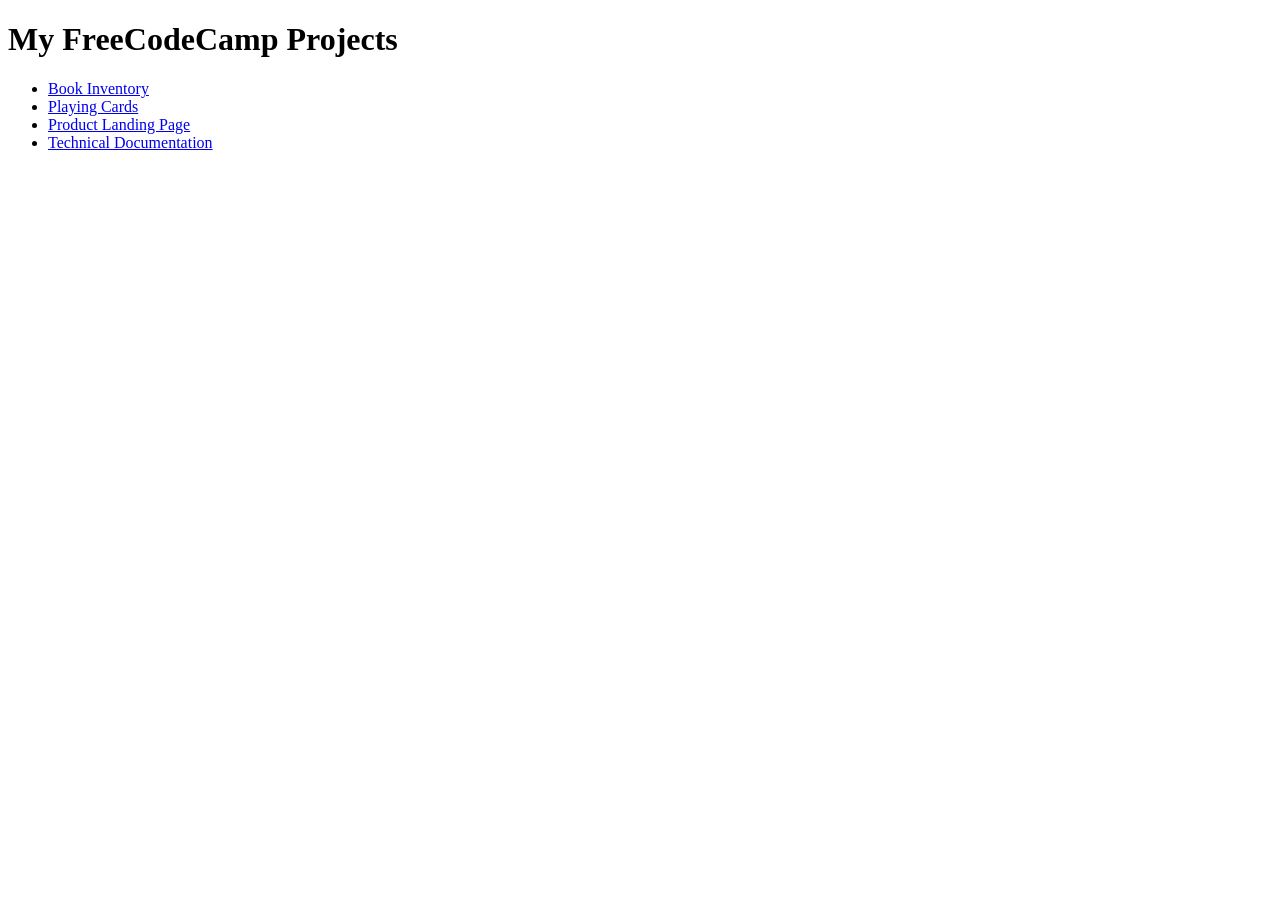
<file: index.html>
<!DOCTYPE html>
<html>
<head>
  <title>My FCC Portfolio</title>
</head>
<body>

  <h1>My FreeCodeCamp Projects</h1>

  <ul>
    <li><a href="./BookInventory/index.html">Book Inventory</a></li>
    <li><a href="./PlayingCards/index.html">Playing Cards</a></li>
    <li><a href="./Product Landing Page/index.html">Product Landing Page</a></li>
    <li><a href="./Technical Documentation/index.html">Technical Documentation</a></li>
  </ul>

</body>
</html>
</file>
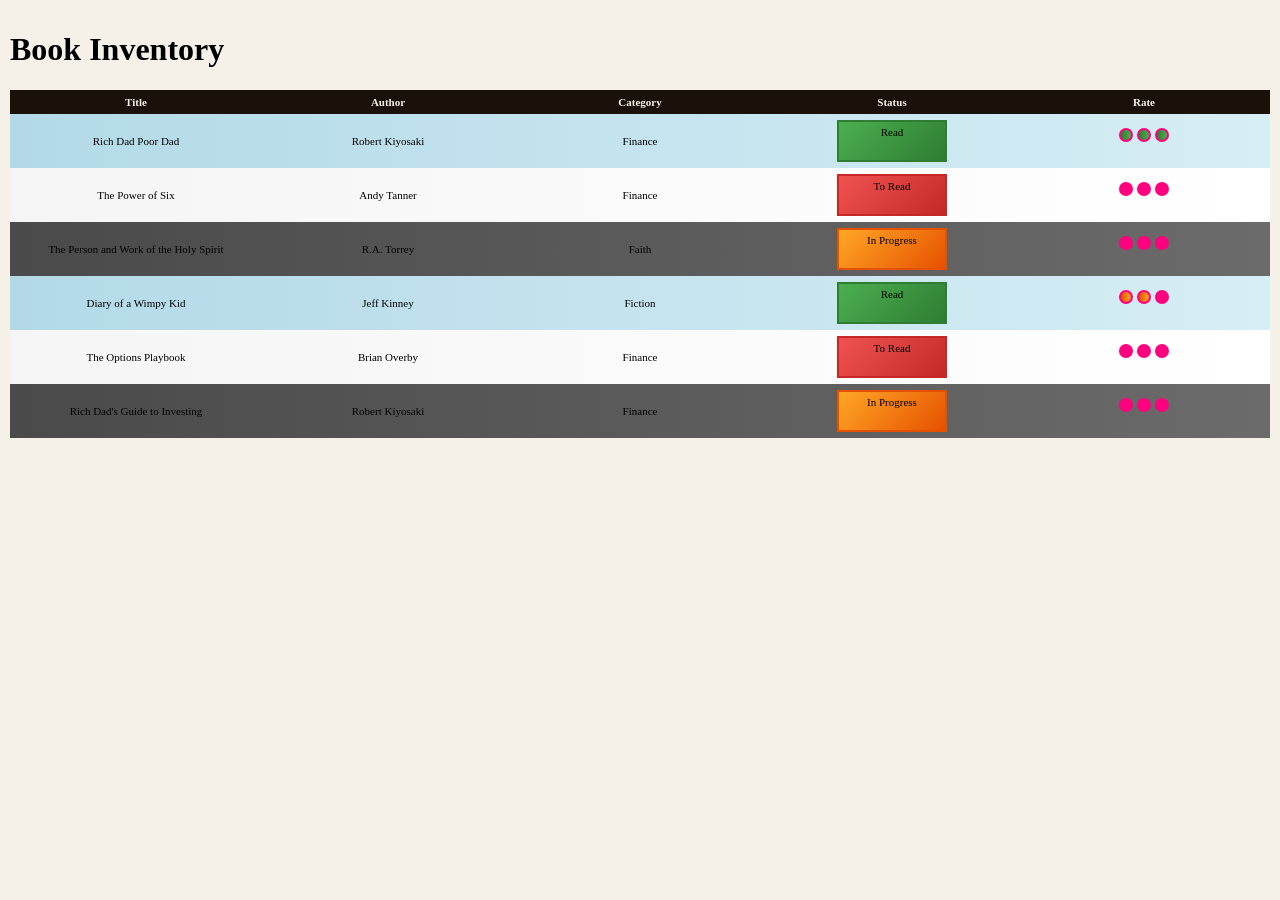
<file: book-inventory/index.html>
<!DOCTYPE html>
<html lang="en">

<head>
  <meta charset="utf-8">
  <title>Book Inventory</title>
  <link rel="stylesheet" href="styles.css">
</head>

<body>
<h1>Book Inventory</h1>
<table>
<thead>
<tr>
<th>Title</th><th>Author</th><th>Category</th><th>Status</th><th>Rate</th>
</tr>
</thead>
<tbody>
<tr class="read">
<td>Rich Dad Poor Dad</td><td>Robert Kiyosaki</td><td>Finance</td>
<td><span class="status">Read</span></td>
<td><span class="rate three"><span></span><span></span><span></span></span></td>
</tr>
<tr class="to-read">
<td>The Power of Six</td><td>Andy Tanner</td><td>Finance</td>
<td><span class="status">To Read</span></td>
<td><span class="rate"><span></span><span></span><span></span></span></td>
</tr>
<tr class="in-progress">
<td>The Person and Work of the Holy Spirit</td><td>R.A. Torrey</td><td>Faith</td>
<td><span class="status">In Progress</span></td>
<td><span class="rate"><span></span><span></span><span></span></span></td>
</tr>
<tr class="read">
<td>Diary of a Wimpy Kid</td><td>Jeff Kinney</td><td>Fiction</td>
<td><span class="status">Read</span></td>
<td><span class="rate two"><span></span><span></span><span></span></span></td>
</tr>
<tr class="to-read">
<td>The Options Playbook</td><td>Brian Overby</td><td>Finance</td>
<td><span class="status">To Read</span></td>
<td><span class="rate"><span></span><span></span><span></span></span></td>
</tr>
<tr class="in-progress">
<td>Rich Dad's Guide to Investing</td><td>Robert Kiyosaki</td><td>Finance</td>
<td><span class="status">In Progress</span></td>
<td><span class="rate"><span></span><span></span><span></span></span></td>
</tr>
</tbody>
</table>
</body>

</html>
</file>
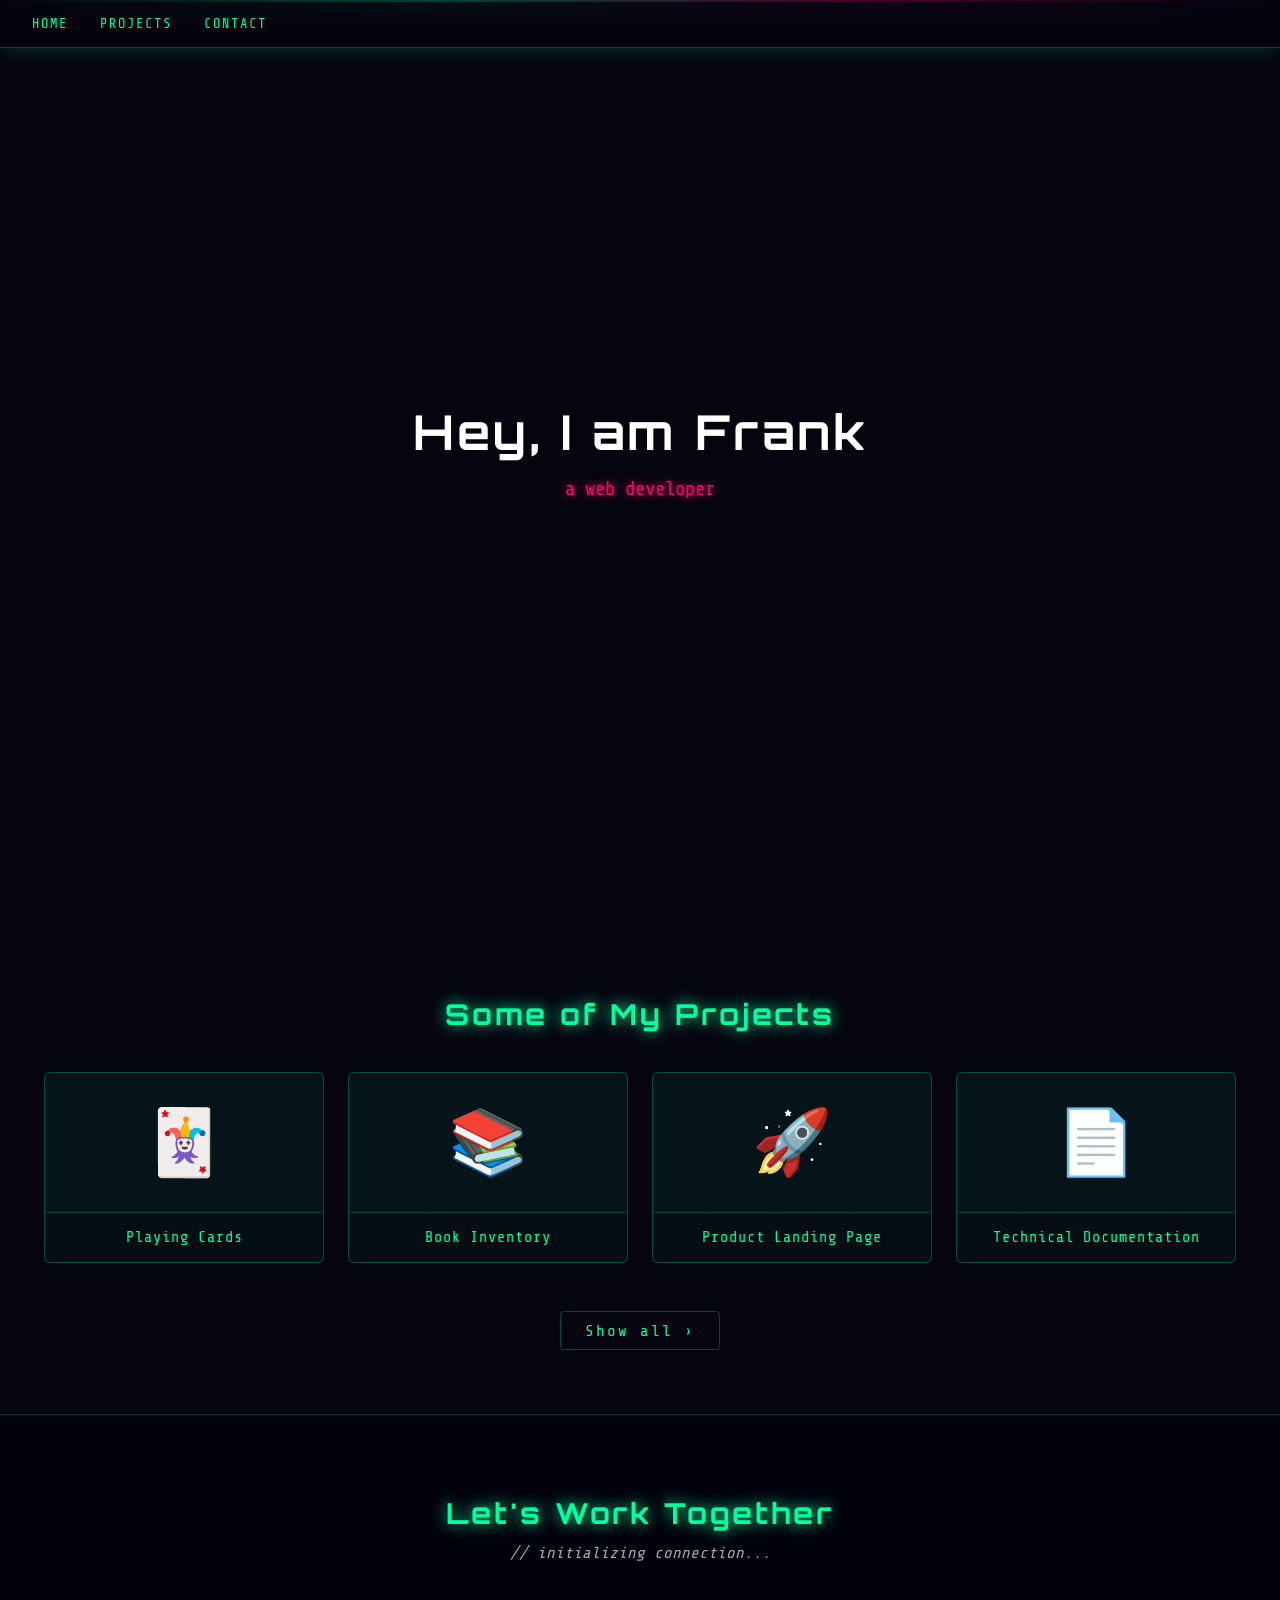
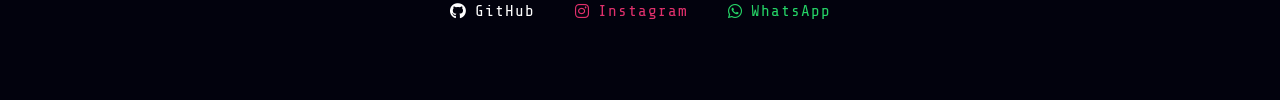
<file: personal-portfolio/index.html>
<!DOCTYPE html>
<html lang="en">
<head>
  <meta charset="UTF-8">
  <title>Frank | Portfolio</title>
  <link rel="stylesheet" href="styles.css">
  <link rel="stylesheet" href="https://cdnjs.cloudflare.com/ajax/libs/font-awesome/6.5.0/css/all.min.css">
  <link href="https://fonts.googleapis.com/css2?family=Orbitron:wght@700&family=Share+Tech+Mono&display=swap" rel="stylesheet">
</head>
<body>
  <nav id="navbar">
    <a href="#welcome-section">Home</a>
    <a href="#project-section">Projects</a>
    <a href="#contact">Contact</a>
  </nav>
  <section id="welcome-section">
    <h1>Hey, I am Frank</h1>
    <p>a web developer</p>
  </section>
  <section id="project-section">
    <h2>Some of My Projects</h2>
    <div class="projects-grid">
  <div class="project-tile">
    <div class="tile-img">🃏</div>
    <a href="https://franknasima.github.io/fcc-projects/playing-cards/" target="_blank">Playing Cards</a>
  </div>
  <div class="project-tile">
    <div class="tile-img">📚</div>
    <a href="https://franknasima.github.io/fcc-projects/book-inventory/" target="_blank">Book Inventory</a>
  </div>
  <div class="project-tile">
    <div class="tile-img">🚀</div>
    <a href="https://franknasima.github.io/fcc-projects/product-landing-page/" target="_blank">Product Landing Page</a>
  </div>
  <div class="project-tile">
    <div class="tile-img">📄</div>
    <a href="https://franknasima.github.io/fcc-projects/technical-documentation/" target="_blank">Technical Documentation</a>
  </div>
</div>
    <a class="show-all" href="https://github.com/FrankNasima/fcc-projects" target="_blank">Show all ›</a>
  </section>
  <section id="contact">
    <h2>Let's Work Together</h2>
    <p>// initializing connection...</p>
    <div class="social-links">
      <a href="https://github.com/FrankNasima" target="_blank" class="github">
        <i class="fab fa-github"></i> GitHub
      </a>
      <a href="https://instagram.com/candidfrankien" target="_blank" class="instagram">
        <i class="fab fa-instagram"></i> Instagram
      </a>
      <a href="https://wa.me/254743938882" target="_blank" class="whatsapp" id="profile-link">
        <i class="fab fa-whatsapp"></i> WhatsApp
      </a>
    </div>
  </section>
</body>
</html>
</file>
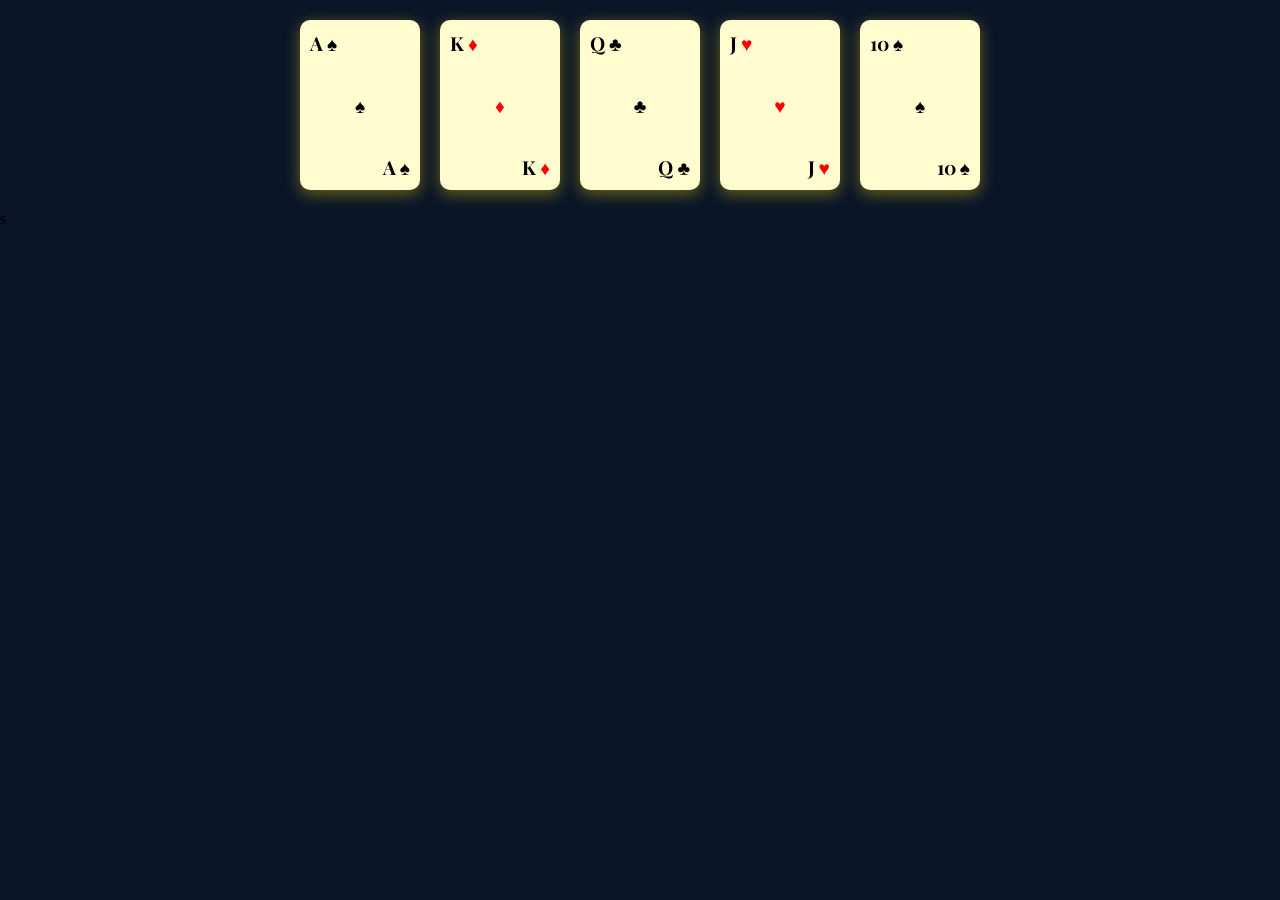
<file: playing-cards/index.html>
<!DOCTYPE html>
<html lang="en">

<head>
  <meta charset="UTF-8">
  <meta name="viewport" content="width=device-width, initial-scale=1.0">
  <title>Playing Cards</title>
<link rel="stylesheet" href="styles.css">
<link rel="stylesheet" href="https://fonts.googleapis.com/css2?family=Playfair+Display:wght@700&display=">
</head>

<body>
  <main id="playing-cards">
  <div class="card">
  <div class="left">A ♠</div>
  <div class="middle">♠</div>
  <div class="right">A ♠</div>
  </div>
  <div class="card">
  <div class="left">K <span class="red">♦</span></div>
  <div class="middle"><span class="red">♦</span></div>
  <div class="right">K <span class="red">♦</span></div>
  </div>
  <div class="card">
  <div class="left">Q ♣</div>
  <div class="middle">♣</div>
  <div class="right">Q ♣</div>
  </div>
  <div class="card">
  <div class="left">J <span class="red">♥</span></div>
  <div class="middle"><span class="red">♥</span></div>
  <div class="right">J <span class="red">♥</span></div>
  </div>
  <div class="card">
  <div class="left">10 ♠</div>
  <div class="middle">♠</div>
  <div class="right">10 ♠</div>
  </div>
  </main>
</body>

</html>s
</file>
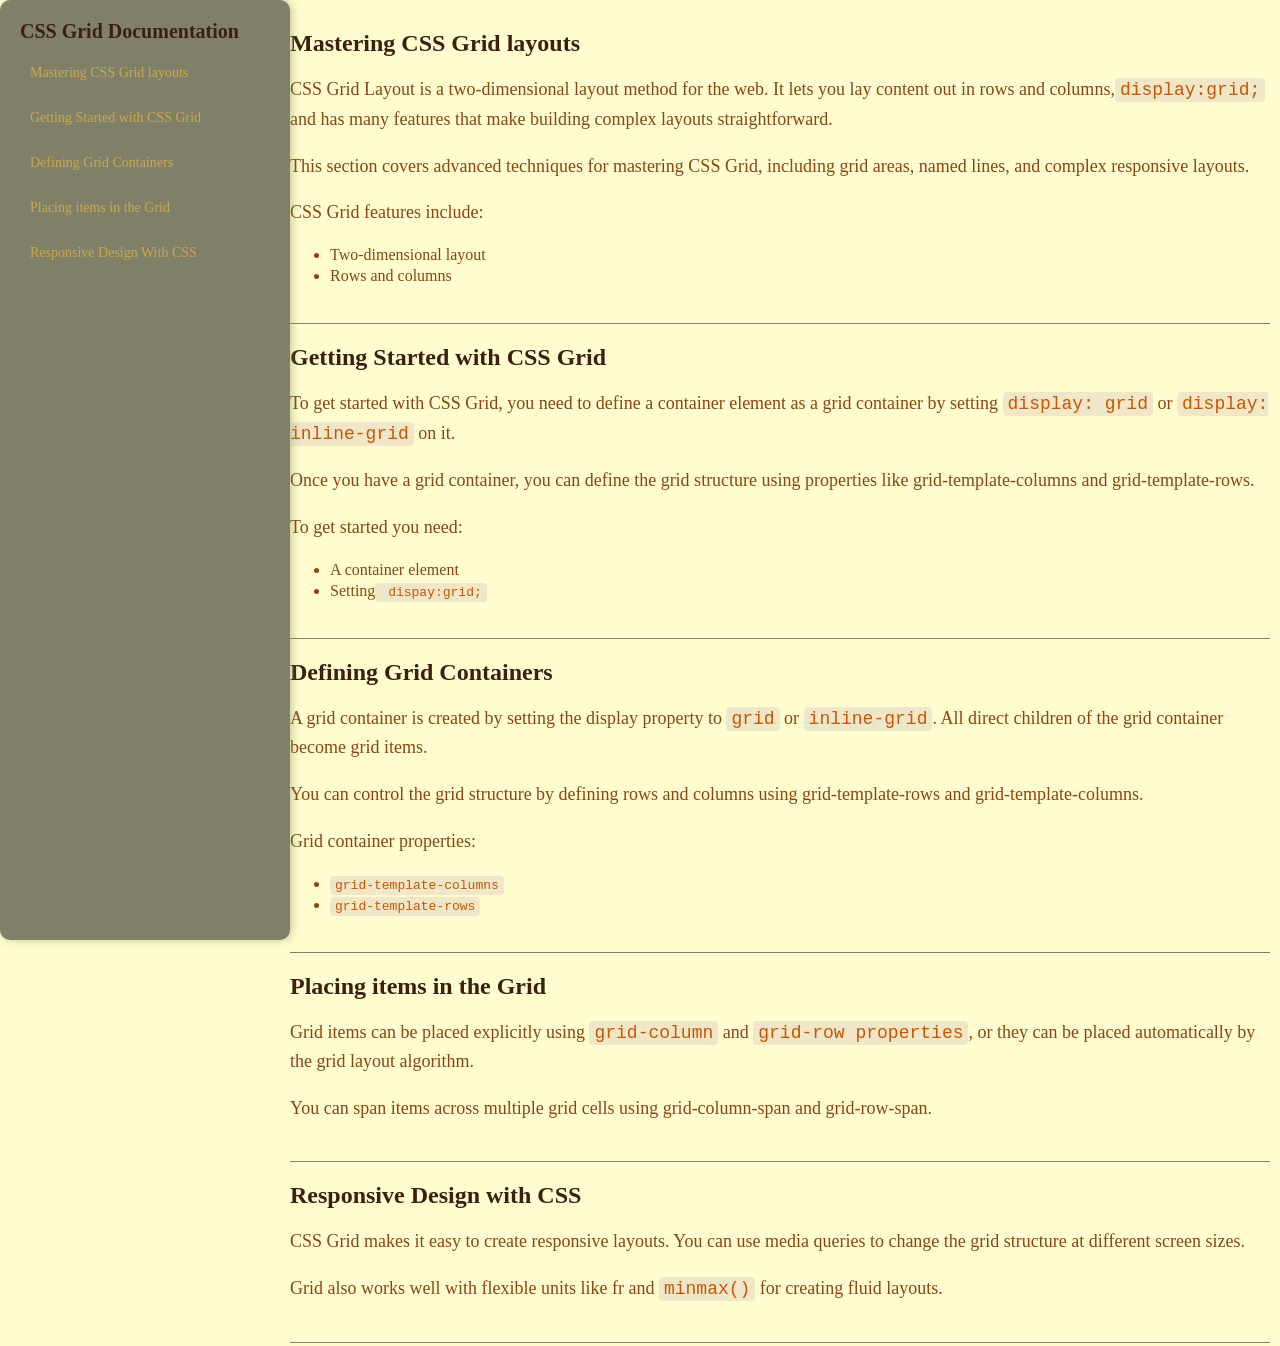
<file: technical-documentation/index.html>
<!DOCTYPE html>
<html lang="en">
  <head>
    <meta charset="UTF-8" />
    <title>Technical Documentation Page</title>
    <link rel="stylesheet" href="styles.css"> 
  </head>

  <body>
    <nav id="navbar">
      
    <header>CSS Grid Documentation</header>
    <a class="nav-link" href="#Mastering_CSS_Grid_layouts">Mastering CSS Grid layouts</a>
    <a class="nav-link" href="#Getting_Started_with_CSS_Grid">Getting Started with CSS Grid </a>
    <a class="nav-link" href="#Defining_Grid_Containers">Defining Grid Containers</a>
    <a class="nav-link" href="#Placing_items_in_the_Grid">Placing items in the Grid </a>
    <a class="nav-link" href="#Responsive_Design_with_CSS">Responsive Design With CSS </a>

     </nav>

  <main id="main-doc"> 
    <section class="main-section" id="Mastering_CSS_Grid_layouts"><header>Mastering CSS Grid layouts </header>
    <p>CSS Grid Layout is a two-dimensional layout method for the web. It lets you lay content out in rows and columns,<code>display:grid; </code> and has many features that make building complex layouts straightforward.</P>

<p>This section covers advanced techniques for mastering CSS Grid, including grid areas, named lines, and complex responsive layouts. </p>
<p>CSS Grid features include:</p>
<ul>
  <li>Two-dimensional layout </li>
  <li>Rows and columns </li> 
  </ul></section>
    <section class="main-section" id="Getting_Started_with_CSS_Grid"><header>Getting Started with CSS Grid </header>
    <p>To get started with CSS Grid, you need to define a container element as a grid container by setting <code>display: grid</code> or <code>display: inline-grid</code> on it.</p>

<p>Once you have a grid container, you can define the grid structure using properties like grid-template-columns and grid-template-rows. </p>
<p>To get started you need:</p> 
<ul>
  <li>A container element </li>
  <li>Setting<code> dispay:grid;</code> </li> 
  </ul></section>
    <section class="main-section" id="Defining_Grid_Containers"><header>Defining Grid Containers</header>
    <p>A grid container is created by setting the display property to <code>grid</code> or <code>inline-grid</code>. All direct children of the grid container become grid items.</P>

<p>You can control the grid structure by defining rows and columns using grid-template-rows and grid-template-columns. </P> 
<p>Grid container properties: </p> 
<ul>
  <li><code>grid-template-columns</code> </li>
  <li><code>grid-template-rows</code> </li> 
  </ul></section>
    <section class="main-section" id="Placing_items_in_the_Grid"><header>Placing items in the Grid </header>
    <p> Grid items can be placed explicitly using <code>grid-column</code> and <code> grid-row properties</code>, or they can be placed automatically by the grid layout algorithm.</p>

<p>You can span items across multiple grid cells using grid-column-span and grid-row-span.</p> </section>
    <section class="main-section" id="Responsive_Design_with_CSS"><header>Responsive Design with CSS</header>
    <p>CSS Grid makes it easy to create responsive layouts. You can use media queries to change the grid structure at different screen sizes.</p>

<p>Grid also works well with flexible units like fr and <code>minmax()</code> for creating fluid layouts. </p> </section>
    
  </main>

  </body>
</html>
</file>
<file: book-inventory/styles.css>
body {
  margin: 0;
  padding: 10px;
  font-family: Georgia, serif;
  background-color: #f5f0e8;
  }
  table {
  width: 100%;
  border-collapse: collapse;
  table-layout: fixed;
  }
  th, td {
  padding: 6px 4px;
  text-align: center;
  font-size: 11px;
  word-wrap: break-word;
  }
  th {
  background-color: #1a1209;
  color: #f5f0e8;
  }
  tr[class="read"] {
  background-image: linear-gradient(90deg, #b3d9e8, #d6eef5);
  }
  tr[class="to-read"] {
  background-image: linear-gradient(90deg, #f5f5f5, #ffffff);
  }
  tr[class="in-progress"] {
  background-image: linear-gradient(90deg, #4a4a4a, #6b6b6b);
  }
  span {
  display: inline-block;
  }
  tr[class="to-read"] span[class="status"] {
  border: 2px solid #c62828;
  background-image: linear-gradient(135deg, #ef5350, #c62828);
  }
  tr[class="read"] span[class="status"] {
  border: 2px solid #2e7d32;
  background-image: linear-gradient(135deg, #4caf50, #2e7d32);
  }
  tr[class="in-progress"] span[class="status"] {
  border: 2px solid #e65100;
  background-image: linear-gradient(135deg, #ffa726, #e65100);
  }
  span[class="status"], span[class^="rate"] {
  height: 30px;
  width: 90px;
  padding: 4px 8px;
  }
  span[class^="rate"] > span {
  border: 2px solid #ff007f;
  border-radius: 50%;
  margin: 2px;
  height: 10px;
  width: 10px;
  background-color: #ff007f;
  }
  span[class~="one"] span:nth-child(1) {
  background-image: linear-gradient(90deg, #c62828, #ef5350);
  }
  span[class~="two"] span:nth-child(1),
  span[class~="two"] span:nth-child(2) {
  background-image: linear-gradient(90deg, #e65100, #ffa726);
  }
  span[class~="three"] span {
  background-image: linear-gradient(90deg, #2e7d32, #4caf50);
  }
</file>
<file: personal-portfolio/styles.css>
* {
  margin: 0;
  padding: 0;
  box-sizing: border-box;
}

body {
  background: #050510;
  color: #fff;
  font-family: 'Share Tech Mono', monospace;
}

#navbar {
  position: fixed;
  top: 0;
  width: 100%;
  background: #05051088;
  backdrop-filter: blur(10px);
  padding: 1rem 2rem;
  display: flex;
  gap: 2rem;
  z-index: 100;
  border-bottom: 1px solid #00ff9f44;
  box-shadow: 0 0 20px #00ff9f33;
}

#navbar a {
  color: #00ff9f;
  text-decoration: none;
  font-size: 0.85rem;
  letter-spacing: 2px;
  text-transform: uppercase;
  transition: text-shadow 0.3s;
}

#navbar a:hover {
  text-shadow: 0 0 10px #00ff9f, 0 0 20px #00ff9f;
}

#welcome-section {
  height: 100vh;
  display: flex;
  flex-direction: column;
  justify-content: center;
  align-items: center;
  text-align: center;
  position: relative;
  overflow: hidden;
}

#welcome-section::before {
  content: '';
  position: absolute;
  top: 0; left: 0; right: 0;
  height: 2px;
  background: linear-gradient(90deg, transparent, #00ff9f, #ff006e, transparent);
  animation: scanline 3s linear infinite;
}

@keyframes scanline {
  0%   { transform: translateX(-100%); }
  100% { transform: translateX(100%); }
}

#welcome-section h1 {
  font-family: 'Orbitron', sans-serif;
  font-size: 3rem;
  color: #fff;
  letter-spacing: 3px;
  animation: fadeUp 1.5s ease, pulseText 3s ease-in-out infinite;
}

#welcome-section p {
  color: #ff006e;
  font-size: 1.2rem;
  margin-top: 1rem;
  animation: fadeUp 2s ease;
  text-shadow: 0 0 10px #ff006e;
}

@keyframes fadeUp {
  from { opacity: 0; transform: translateY(30px); }
  to   { opacity: 1; transform: translateY(0); }
}

@keyframes pulseText {
  0%, 100% { text-shadow: 0 0 10px #00ff9f44; }
  50%       { text-shadow: 0 0 30px #00ff9f, 0 0 60px #00ff9f88; }
}

#project-section {
  padding: 6rem 2rem 4rem;
  text-align: center;
}

#project-section h2 {
  font-family: 'Orbitron', sans-serif;
  font-size: 1.8rem;
  color: #00ff9f;
  margin-bottom: 2.5rem;
  letter-spacing: 3px;
  text-shadow: 0 0 15px #00ff9f;
}

.projects-grid {
  display: flex;
  flex-wrap: wrap;
  justify-content: center;
  gap: 1.5rem;
  margin-bottom: 2rem;
}

.project-tile {
  width: 280px;
  background: #00ff9f08;
  border: 1px solid #00ff9f44;
  border-radius: 6px;
  overflow: hidden;
  animation: pulseGlow 2.5s ease-in-out infinite;
  transition: transform 0.3s;
}

.project-tile:hover {
  transform: scale(1.05);
  border-color: #00ff9f;
}

.project-tile img {
  width: 100%;
  display: block;
}

.project-tile a {
  display: block;
  padding: 1rem;
  color: #00ff9f;
  text-decoration: none;
  font-size: 0.95rem;
  letter-spacing: 1px;
}
.tile-img {
  font-size: 4rem;
  padding: 2rem;
  background: #00ff9f08;
  text-align: center;
  border-bottom: 1px solid #00ff9f33;
}

@keyframes pulseGlow {
  0%, 100% { box-shadow: 0 0 8px #00ff9f44, 0 0 16px #00ff9f22; }
  50%       { box-shadow: 0 0 25px #00ff9f, 0 0 50px #00ff9f66; }
}

.show-all {
  display: inline-block;
  margin-top: 1rem;
  color: #00ff9f;
  text-decoration: none;
  border: 1px solid #00ff9f44;
  padding: 0.6rem 1.5rem;
  border-radius: 4px;
  letter-spacing: 2px;
  transition: background 0.3s;
}

.show-all:hover {
  background: #00ff9f15;
}

#contact {
  background: #02020d;
  padding: 5rem 2rem;
  text-align: center;
  border-top: 1px solid #00ff9f33;
}

#contact h2 {
  font-family: 'Orbitron', sans-serif;
  font-size: 1.8rem;
  color: #00ff9f;
  margin-bottom: 0.8rem;
  letter-spacing: 3px;
  text-shadow: 0 0 15px #00ff9f;
}

#contact p {
  color: #aaa;
  font-style: italic;
  margin-bottom: 2.5rem;
}

.social-links {
  display: flex;
  justify-content: center;
  gap: 2.5rem;
  flex-wrap: wrap;
}

.social-links a {
  text-decoration: none;
  font-size: 1rem;
  display: flex;
  align-items: center;
  gap: 0.5rem;
  letter-spacing: 1px;
  transition: text-shadow 0.3s;
}

.github { color: #fff; }
.github:hover { color: #aaa; }

.instagram { color: #e1306c; }
.instagram:hover { text-shadow: 0 0 10px #e1306c; }

.whatsapp { color: #25d366; }
.whatsapp:hover { text-shadow: 0 0 10px #25d366; }

@media (max-width: 768px) {
  #welcome-section h1 { font-size: 1.8rem; }
  .project-tile { width: 90%; }
  .social-links { gap: 1.5rem; }
}
</file>
<file: playing-cards/styles.css>
body {
background-color:#0a1628;
width: 100%;
margin: 0;
min-height: 100vh;
 }


#playing-cards {
    display: flex;
    justify-content: center;
    flex-wrap:wrap;
    gap:20px;
    padding: 20px;
}





.card {
width: 100px;
height: 150px;
display:flex;
justify-content:space-between;
background-color:#fffdd0;
border-radius: 10px;
box-shadow: 0 4px 15px rgba(255, 215, 0, 0.4);
font-size: 1.2rem;
padding: 10px;font-weight: bold;
font-family: 'Playfair Display', serif;
}

.left{
 align-self:flex-start;
}

.middle{
    align-self:center;
    display:flex;
flex-direction: column;
}

 .right{
 align-self:flex-end;
 }

 .red {
color: red;
 }
</file>
<file: technical-documentation/styles.css>
body{
  background-color:#fffdd0;
  font-family:'Georgia',serif;
  margin:0;
  padding:0;
}

#navbar{
  position:fixed;
  top:0;
left:0;
width:250px;
height:100%;
background-color:#808069;
border-radius:10px;
box-shadow:2px 0px 8px rgba(138,154,91,0.5);
padding:20px;
}

#navbar header {
  color:#3c1f0f;
  font-size:20px;
  font-weight:bold;
  margin-bottom:10px;
}

#main-doc{
  margin-left:280px;
  padding:10px;
}

.main-section{
  border-bottom:1px solid #808069;
  padding:20px 0;
}

.main-section header{
color:#3c1f0f;
font-size:24px;
font-weight:bold;
margin-bottom:5px;
}

p{
  color:#8b4513;
  line-height:1.6;
  font-size:18px;
}

code{
  background-color:#f0e6c8;
  color:#cc5500;
  padding:2px 5px;
  border-radius:4px;
}

li{
  color:#8b4513;
  line-height:1.3;
}

#navbar a{
  color:#c9a84c;
  display:block;
  padding:12px 10px;
  text-decoration:none;
  margin-bottom:5px;
  font-size:14px;
}
#navbar a:hover{
  color:#fffdd0;
  background-color:#3c1f0f;
  padding-left:15px;
}

@media(max-width:768px){
  #navbar{
    position:relative;
    width:100%;
  }
  #main-doc{
    margin-left:0;
  }
}
</file>
